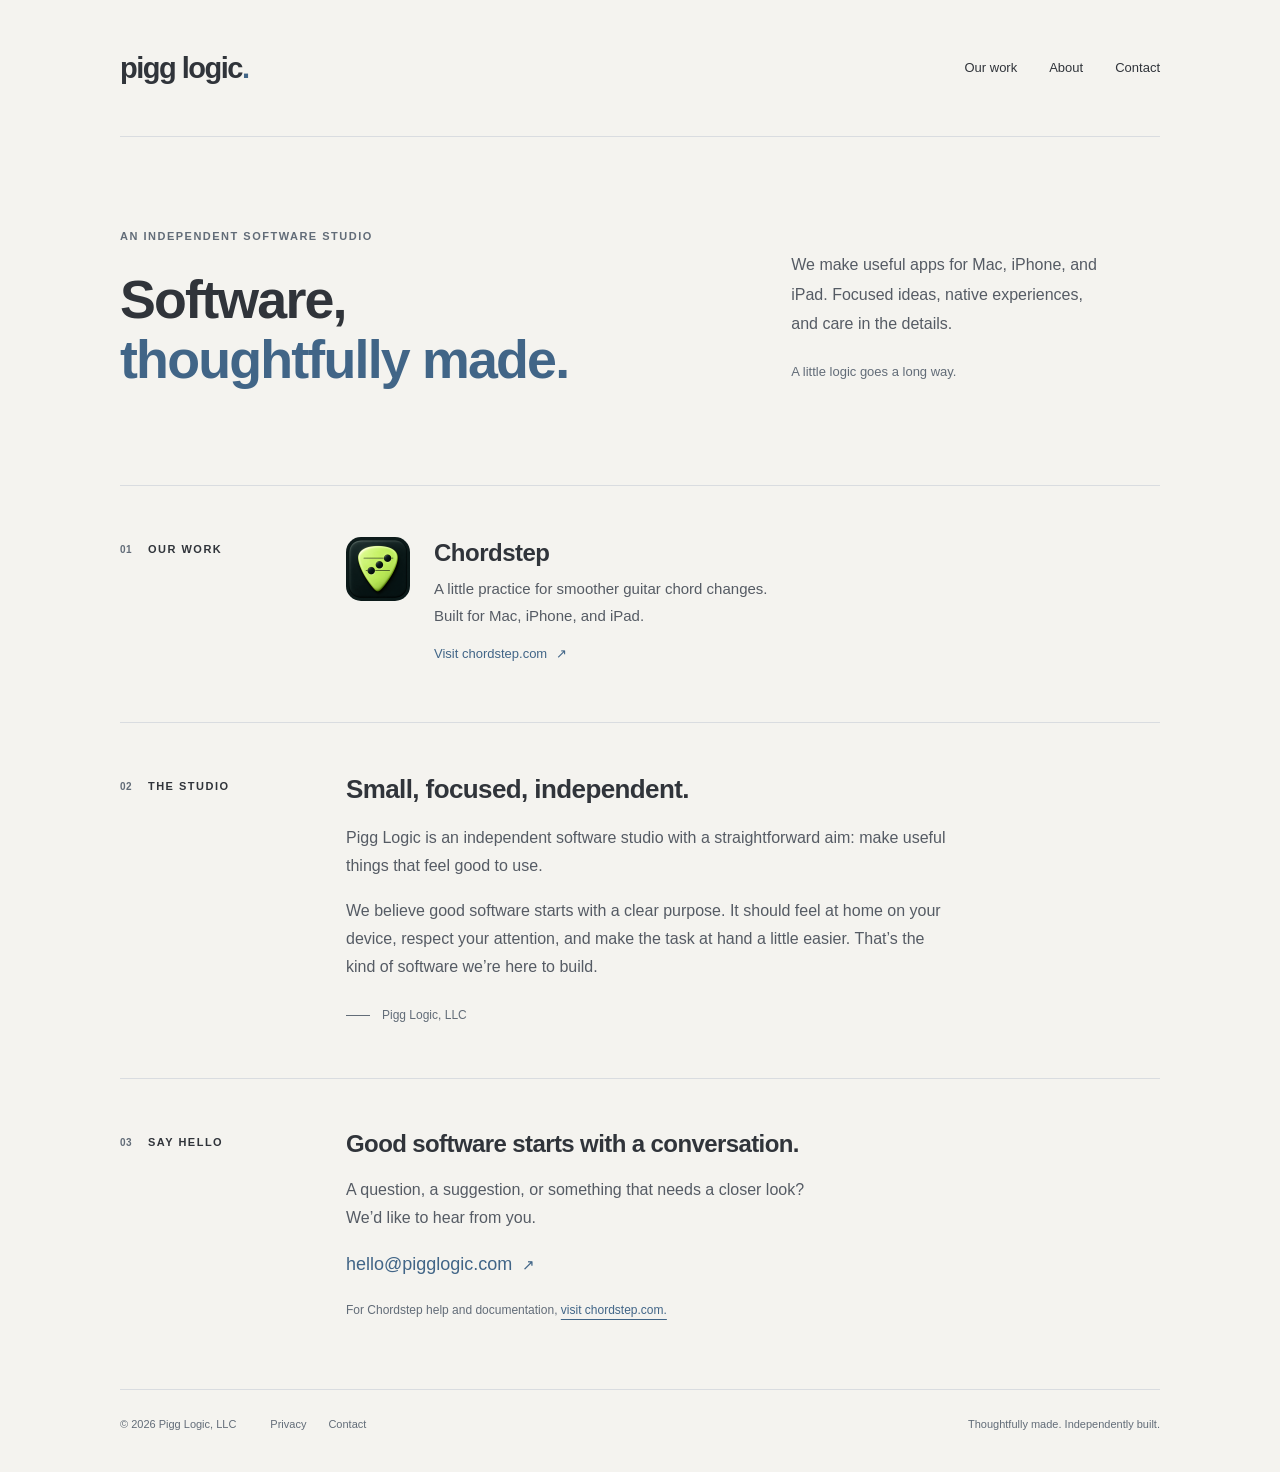
<file: index.html>
<!DOCTYPE html>
<html lang="en">
<head>
  <meta charset="utf-8">
  <meta name="viewport" content="width=device-width, initial-scale=1">
  <meta name="color-scheme" content="light dark">
  <meta name="theme-color" content="#f4f3ef" media="(prefers-color-scheme: light)">
  <meta name="theme-color" content="#1f2227" media="(prefers-color-scheme: dark)">
  <title>Pigg Logic — Independent software, thoughtfully made.</title>
  <meta name="description" content="Pigg Logic is an independent software studio building thoughtful native apps for Mac, iPhone, and iPad.">
  <link rel="canonical" href="https://pigglogic.com/">
  <meta property="og:title" content="Pigg Logic — Independent software, thoughtfully made.">
  <meta property="og:description" content="A small, independent studio building native apps for Mac, iPhone, and iPad.">
  <meta property="og:type" content="website">
  <meta property="og:url" content="https://pigglogic.com/">
  <link rel="icon" href="/assets/favicon.svg" type="image/svg+xml">
  <link rel="stylesheet" href="/assets/site.css">
</head>
<body>
  <a class="skip-link" href="#main">Skip to content</a>
  <div class="site-shell">
    <header class="site-header">
      <a class="wordmark" href="/" aria-label="Pigg Logic home">pigg logic<span class="brand-period">.</span></a>
      <nav aria-label="Main navigation">
        <a href="#work">Our work</a>
        <a href="#about">About</a>
        <a href="#support">Contact</a>
      </nav>
    </header>
    <main id="main" tabindex="-1">
      <section class="intro" aria-labelledby="intro-heading">
        <div>
          <p class="eyebrow">An independent software studio</p>
          <h1 id="intro-heading">Software,<br><span class="headline-accent">thoughtfully made.</span></h1>
        </div>
        <div class="intro-note">
          <p>We make useful apps for Mac, iPhone, and iPad. Focused ideas, native experiences, and care in the details.</p>
          <p class="small-note">A little logic goes a long way.</p>
        </div>
      </section>
      <section class="editorial-section" id="work" aria-labelledby="work-heading">
        <div class="section-label"><span class="section-number" aria-hidden="true">01</span><h2 id="work-heading">Our work</h2></div>
        <div>
          <article class="app-listing">
            <a class="app-icon-link" href="https://chordstep.com/" aria-label="Visit the Chordstep website"><img class="app-icon" src="/assets/chordstep-icon.png" alt="" width="64" height="64"></a>
            <div class="app-copy">
              <div class="app-heading"><h3><a href="https://chordstep.com/">Chordstep</a></h3></div>
              <p>A little practice for smoother guitar chord changes.<br class="desktop-break"> Built for Mac, iPhone, and iPad.</p>
              <a class="text-link" href="https://chordstep.com/">Visit chordstep.com <span aria-hidden="true">↗</span></a>
            </div>
          </article>
        </div>
      </section>
      <section class="editorial-section" id="about" aria-labelledby="about-heading">
        <div class="section-label"><span class="section-number" aria-hidden="true">02</span><h2 id="about-heading">The studio</h2></div>
        <div class="prose studio-copy">
          <h3 class="section-title">Small, focused, independent.</h3>
          <p>Pigg Logic is an independent software studio with a straightforward aim: make useful things that feel good to use.</p>
          <p>We believe good software starts with a clear purpose. It should feel at home on your device, respect your attention, and make the task at hand a little easier. That’s the kind of software we’re here to build.</p>
          <p class="studio-signoff"><span class="small-rule" aria-hidden="true"></span>Pigg Logic, LLC</p>
        </div>
      </section>
      <section class="editorial-section contact-section" id="support" aria-labelledby="contact-heading">
        <div class="section-label"><span class="section-number" aria-hidden="true">03</span><h2 id="contact-heading">Say hello</h2></div>
        <div class="prose">
          <h3 class="section-title">Good software starts with a conversation.</h3>
          <p>A question, a suggestion, or something that needs a closer look?<br class="desktop-break"> We’d like to hear from you.</p>
          <a class="email-link" href="mailto:hello@pigglogic.com">hello@pigglogic.com <span aria-hidden="true">↗</span></a>
          <p class="support-note">For Chordstep help and documentation, <a class="inline-link" href="https://chordstep.com/">visit chordstep.com.</a></p>
        </div>
      </section>
    </main>
    <footer class="site-footer">
      <p>© 2026 Pigg Logic, LLC</p>
      <div class="footer-links"><a href="/privacy/" id="privacy">Privacy</a><a href="mailto:hello@pigglogic.com">Contact</a></div>
      <p class="footer-note">Thoughtfully made. Independently built.</p>
    </footer>
  </div>
</body>
</html>
</file>
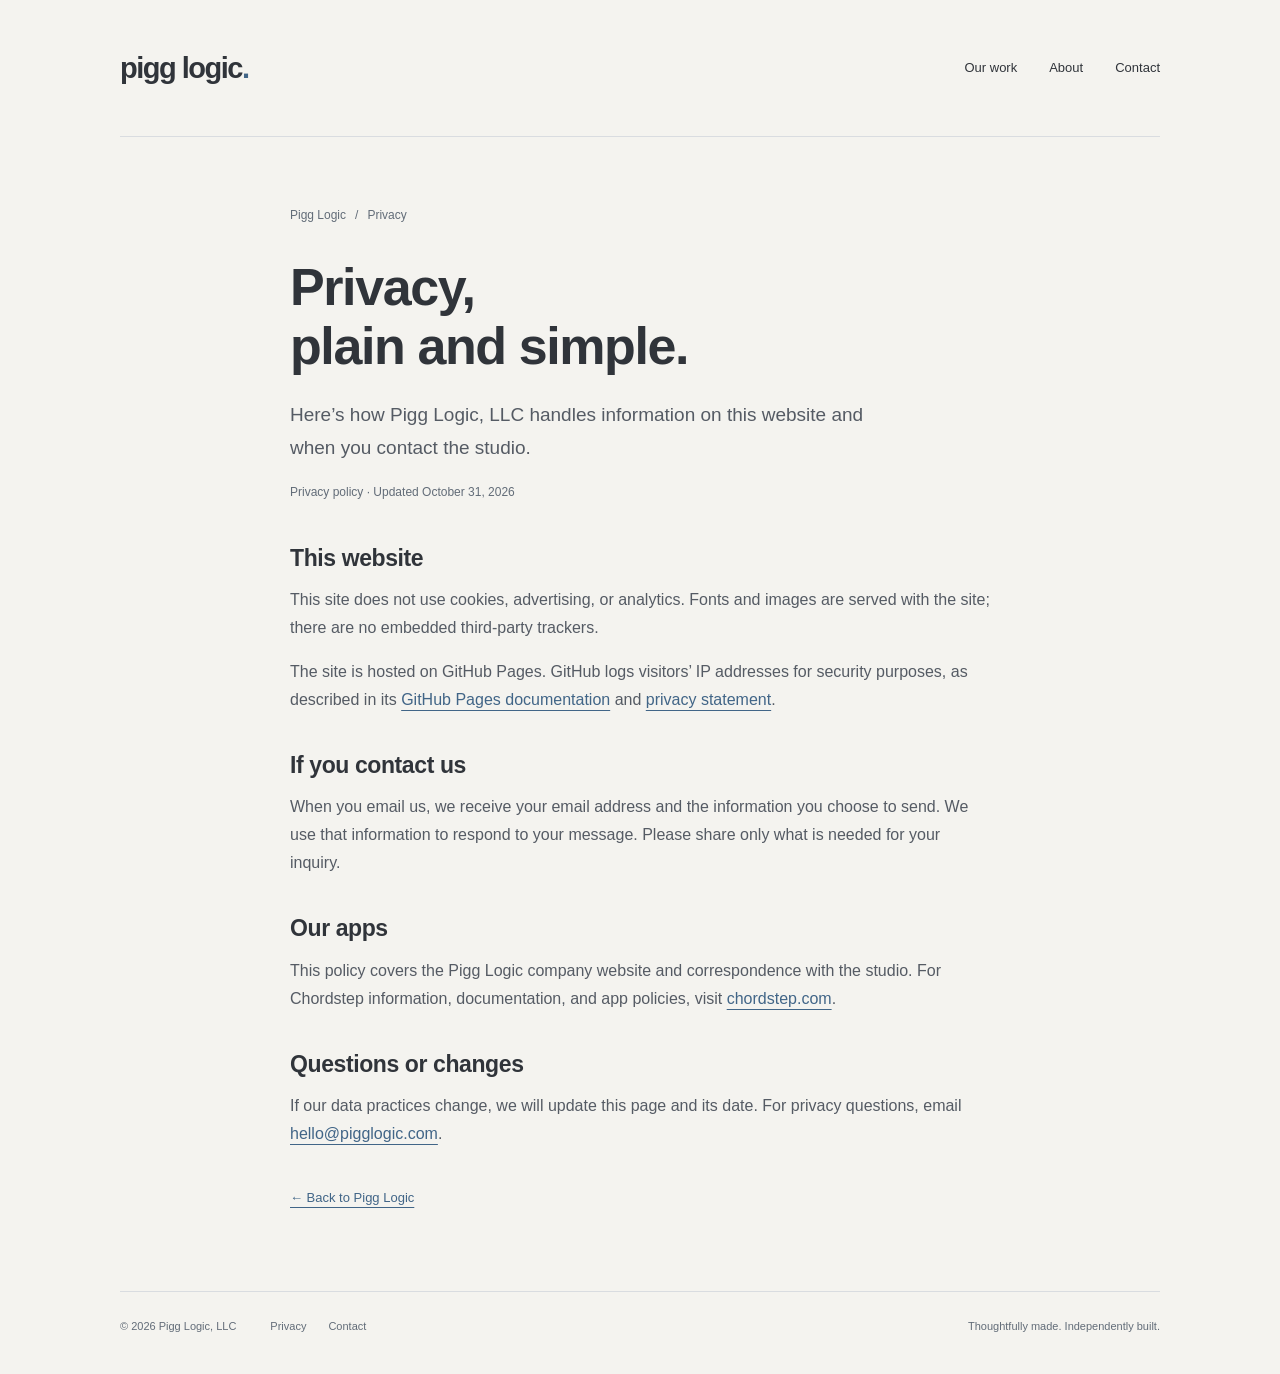
<file: privacy/index.html>
<!DOCTYPE html>
<html lang="en">
<head>
  <meta charset="utf-8">
  <meta name="viewport" content="width=device-width, initial-scale=1">
  <meta name="color-scheme" content="light dark">
  <title>Privacy — Pigg Logic</title>
  <meta name="description" content="How Pigg Logic handles information on this website and when you contact the studio.">
  <link rel="canonical" href="https://pigglogic.com/privacy/">
  <link rel="icon" href="/assets/favicon.svg" type="image/svg+xml">
  <link rel="stylesheet" href="/assets/site.css">
</head>
<body>
  <a class="skip-link" href="#main">Skip to content</a>
  <div class="site-shell">
    <header class="site-header">
      <a class="wordmark" href="/" aria-label="Pigg Logic home">pigg logic<span class="brand-period">.</span></a>
      <nav aria-label="Main navigation"><a href="/#work">Our work</a><a href="/#about">About</a><a href="/#support">Contact</a></nav>
    </header>
    <main id="main" class="reading-page" tabindex="-1">
      <p class="breadcrumb"><a href="/">Pigg Logic</a><span aria-hidden="true">/</span>Privacy</p>
      <h1>Privacy,<br>plain and simple.</h1>
      <p class="page-lede">Here’s how Pigg Logic, LLC handles information on this website and when you contact the studio.</p>
      <p class="page-meta">Privacy policy · Updated October 31, 2026</p>
      <div class="article-body">
        <h2>This website</h2>
        <p>This site does not use cookies, advertising, or analytics. Fonts and images are served with the site; there are no embedded third-party trackers.</p>
        <p>The site is hosted on GitHub Pages. GitHub logs visitors’ IP addresses for security purposes, as described in its <a href="https://docs.github.com/en/pages/getting-started-with-github-pages/what-is-github-pages#data-collection">GitHub Pages documentation</a> and <a href="https://docs.github.com/en/site-policy/privacy-policies/github-general-privacy-statement">privacy statement</a>.</p>
        <h2>If you contact us</h2>
        <p>When you email us, we receive your email address and the information you choose to send. We use that information to respond to your message. Please share only what is needed for your inquiry.</p>
        <h2>Our apps</h2>
        <p>This policy covers the Pigg Logic company website and correspondence with the studio. For Chordstep information, documentation, and app policies, visit <a href="https://chordstep.com/">chordstep.com</a>.</p>
        <h2>Questions or changes</h2>
        <p>If our data practices change, we will update this page and its date. For privacy questions, email <a href="mailto:hello@pigglogic.com?subject=Privacy%20question">hello@pigglogic.com</a>.</p>
      </div>
      <a class="back-link" href="/">← Back to Pigg Logic</a>
    </main>
    <footer class="site-footer"><p>© 2026 Pigg Logic, LLC</p><div class="footer-links"><a href="/privacy/" aria-current="page">Privacy</a><a href="mailto:hello@pigglogic.com">Contact</a></div><p class="footer-note">Thoughtfully made. Independently built.</p></footer>
  </div>
</body>
</html>
</file>
<file: assets/site.css>
/* System fonts and local assets keep the site self-contained. */
:root {
  color-scheme: light dark;
  --paper: #f4f3ef;
  --ink: #30343a;
  --body: #555b64;
  --muted: #626c78;
  --accent: #416587;
  --accent-wash: #e5eaf0;
  --rule: #d9dce0;
  --selection: #d4e0ec;
  --sans: -apple-system, BlinkMacSystemFont, "Segoe UI", "Helvetica Neue", Helvetica, Arial, sans-serif;
}
@media (prefers-color-scheme: dark) {
  :root {
    --paper: #1f2227;
    --ink: #efeee9;
    --body: #bfc4cc;
    --muted: #9fa9b6;
    --accent: #9cb8d1;
    --accent-wash: #2b3948;
    --rule: #3a414a;
    --selection: #344d65;
  }
}
* { box-sizing: border-box; }
html { scroll-padding-top: 32px; }
body { margin: 0; background: var(--paper); color: var(--ink); font-family: var(--sans); font-size: 16px; line-height: 1.75; -webkit-font-smoothing: antialiased; }
::selection { background: var(--selection); color: var(--ink); }
a { color: inherit; text-decoration-thickness: 1px; text-underline-offset: 5px; }
a:hover { color: var(--accent); }
a:focus-visible { outline: 2px solid var(--accent); outline-offset: 6px; border-radius: 2px; }
img { display: block; max-width: 100%; height: auto; }
h1, h2, h3, p { margin: 0; }
main:focus { outline: none; }
.site-shell { width: min(100% - 112px, 1040px); margin-inline: auto; }
.site-header { min-height: 137px; display: flex; align-items: center; justify-content: space-between; gap: 32px; border-bottom: 1px solid var(--rule); }
.wordmark { color: var(--ink); font-size: 29px; line-height: 1.2; font-weight: 730; letter-spacing: -1.5px; text-decoration: none; white-space: nowrap; }
.brand-period { color: var(--accent); }
.site-header nav { display: flex; align-items: center; gap: 32px; font-size: 13px; }
.site-header nav a { text-decoration: none; }
.site-header nav a:hover, .site-header nav a[aria-current="page"] { text-decoration: underline; }
.site-header nav span { display: inline-block; margin-left: 3px; color: var(--muted); }
.skip-link { position: fixed; top: 12px; left: 12px; padding: 10px 18px; background: var(--ink); color: var(--paper); transform: translateY(-160%); z-index: 10; }
.skip-link:focus { transform: translateY(0); color: var(--paper); }
.intro { display: grid; grid-template-columns: 1.3fr 0.8fr; gap: 72px; padding-block: 91px 95px; align-items: end; }
.eyebrow, .section-label { font-size: 11px; line-height: 1.5; letter-spacing: 1.5px; text-transform: uppercase; font-weight: 550; }
.eyebrow { margin-bottom: 24px; color: var(--muted); }
h1 { font-size: clamp(38px, 4.2vw, 56px); line-height: 1.13; letter-spacing: -1.8px; font-weight: 600; }
.headline-accent { color: var(--accent); }
.intro-note { padding-bottom: 6px; color: var(--body); font-size: 16px; line-height: 1.85; max-width: 310px; }
.intro-note .small-note { margin-top: 21px; color: var(--muted); font-size: 13px; }
.editorial-section { display: grid; grid-template-columns: 190px minmax(0, 1fr); gap: 36px; padding-block: 48px 52px; border-top: 1px solid var(--rule); scroll-margin-top: 24px; }
.section-label { display: flex; align-items: baseline; gap: 16px; padding-top: 7px; color: var(--muted); }
.section-label h2 { font: inherit; color: var(--ink); }
.section-number { font-size: 10px; letter-spacing: 0.4px; font-variant-numeric: tabular-nums; }
.app-listing { display: flex; align-items: flex-start; gap: 24px; padding-block: 3px; }
.app-icon-link { flex-shrink: 0; border-radius: 15px; }
.app-icon { width: 64px; border-radius: 15px; }
.app-heading { display: flex; flex-wrap: wrap; align-items: center; gap: 15px; margin-bottom: 7px; }
.app-heading h3 { font-weight: 600; font-size: 24px; line-height: 1.3; letter-spacing: -0.5px; }
.app-heading a { text-decoration: none; }
.app-copy p { color: var(--body); font-size: 15px; line-height: 1.8; }
.text-link { display: inline-block; margin-top: 14px; color: var(--accent); font-size: 13px; font-weight: 500; text-decoration: none; }
.text-link:hover { text-decoration: underline; }
.text-link span { margin-left: 5px; }
.section-title { color: var(--ink); font-size: 26px; line-height: 1.4; font-weight: 600; letter-spacing: -0.6px; margin-bottom: 16px; }
.prose { color: var(--body); max-width: 655px; }
.prose p + p { margin-top: 17px; }
.studio-copy { max-width: 610px; }
.studio-copy .studio-signoff { display: flex; align-items: center; gap: 12px; margin-top: 24px; color: var(--muted); font-size: 12px; }
.small-rule { width: 24px; height: 1px; background: var(--muted); }
.contact-section { padding-bottom: 68px; }
.contact-section .section-title { font-size: 24px; }
.email-link { display: inline-block; margin-top: 17px; color: var(--accent); font-size: 18px; text-decoration: none; }
.email-link:hover { text-decoration: underline; }
.email-link span { margin-left: 5px; font-size: 15px; }
.prose .support-note { margin-top: 19px; font-size: 12px; color: var(--muted); }
.inline-link { color: var(--accent); }
.site-footer { display: flex; flex-wrap: wrap; align-items: center; column-gap: 34px; row-gap: 14px; padding-block: 25px 38px; border-top: 1px solid var(--rule); color: var(--muted); font-size: 11px; }
.footer-links { display: flex; gap: 22px; }
.footer-links a { text-decoration: none; }
.footer-links a:hover { text-decoration: underline; }
.footer-note { margin-left: auto; font-size: 11px; }
/* Interior pages retain the masthead and use a quiet reading column. */
.reading-page { max-width: 700px; margin-inline: auto; padding-block: 68px 80px; }
.breadcrumb { margin-bottom: 32px; font-size: 12px; color: var(--muted); }
.breadcrumb a { text-decoration: none; }
.breadcrumb a:hover { text-decoration: underline; }
.breadcrumb span { margin-inline: 9px; color: var(--muted); }
.reading-page h1 { font-size: clamp(38px, 4.2vw, 52px); letter-spacing: -1.4px; }
.page-lede { color: var(--body); font-size: 19px; line-height: 1.75; margin-top: 22px; max-width: 620px; }
.page-meta { color: var(--muted); font-size: 12px; margin-top: 18px; }
.article-body { margin-top: 39px; color: var(--body); }
.article-body h2 { color: var(--ink); font-size: 23px; font-weight: 600; letter-spacing: -0.4px; line-height: 1.4; margin-block: 35px 12px; }
.article-body p + p { margin-top: 16px; }
.article-body ul { padding-left: 23px; margin-block: 16px; }
.article-body li + li { margin-top: 7px; }
.article-body a { color: var(--accent); }
.back-link { display: inline-block; margin-top: 39px; color: var(--accent); font-size: 13px; }
@media (min-width: 1500px) {
  .site-shell { max-width: 1080px; }
  .intro { padding-block: 105px; }
}
@media (max-width: 820px) {
  .site-shell { width: calc(100% - 64px); }
  .site-header { min-height: 108px; }
  .intro { gap: 36px; grid-template-columns: 1.2fr 1fr; padding-block: 64px; }
  h1 { font-size: 38px; letter-spacing: -1.3px; }
  .intro-note { font-size: 15px; }
  .editorial-section { grid-template-columns: 130px minmax(0, 1fr); gap: 24px; }
  .section-label { gap: 11px; font-size: 10px; }
  .app-heading { gap: 10px; }
  .app-listing { gap: 18px; }
  .app-icon { width: 56px; }
  .section-title, .contact-section .section-title { font-size: 24px; }
  .desktop-break { display: none; }
  .footer-note { width: 100%; margin-left: 0; }
}
@media (max-width: 580px) {
  .site-shell { width: calc(100% - 44px); }
  .site-header { min-height: 94px; gap: 18px; }
  .wordmark { font-size: 25px; letter-spacing: -1.3px; }
  .site-header nav { gap: 18px; font-size: 11px; }
  .site-header nav span { display: none; }
  .intro { display: block; padding-block: 51px 47px; }
  .eyebrow { font-size: 10px; margin-bottom: 22px; letter-spacing: 1.2px; }
  h1 { font-size: clamp(29px, 8.5vw, 44px); letter-spacing: -1.1px; }
  .intro-note { max-width: 340px; padding-bottom: 0; margin-top: 26px; }
  .intro-note .small-note { margin-top: 13px; font-size: 13px; }
  .editorial-section { display: block; padding-block: 30px 35px; }
  .section-label { padding: 0; margin-bottom: 24px; gap: 13px; font-size: 10px; }
  .app-listing { gap: 17px; }
  .app-icon { width: 50px; border-radius: 12px; }
  .app-heading { gap: 10px; }
  .app-heading h3 { font-size: 23px; }
  .app-copy p { font-size: 14px; }
  .prose { font-size: 15px; }
  .section-title, .contact-section .section-title { font-size: 23px; }
  .contact-section { padding-bottom: 40px; }
  .email-link { font-size: 17px; }
  .site-footer { gap: 16px 24px; font-size: 10px; padding-block: 22px 30px; }
  .footer-links { gap: 17px; }
  .footer-note { font-size: 11px; }
  .reading-page { padding-block: 35px 52px; }
  .breadcrumb { margin-bottom: 27px; }
  .reading-page h1 { font-size: clamp(32px, 8.5vw, 42px); }
  .page-lede { font-size: 17px; }
  .article-body { margin-top: 29px; font-size: 15px; }
  .article-body h2 { font-size: 22px; }
}
@media (max-width: 360px) {
  .site-header nav { gap: 12px; font-size: 10px; }
  .wordmark { font-size: 23px; }
  .app-heading { align-items: flex-start; flex-direction: column; gap: 7px; }
}
@media (prefers-reduced-motion: no-preference) {
  a { transition: color 140ms ease; }
}
</file>
